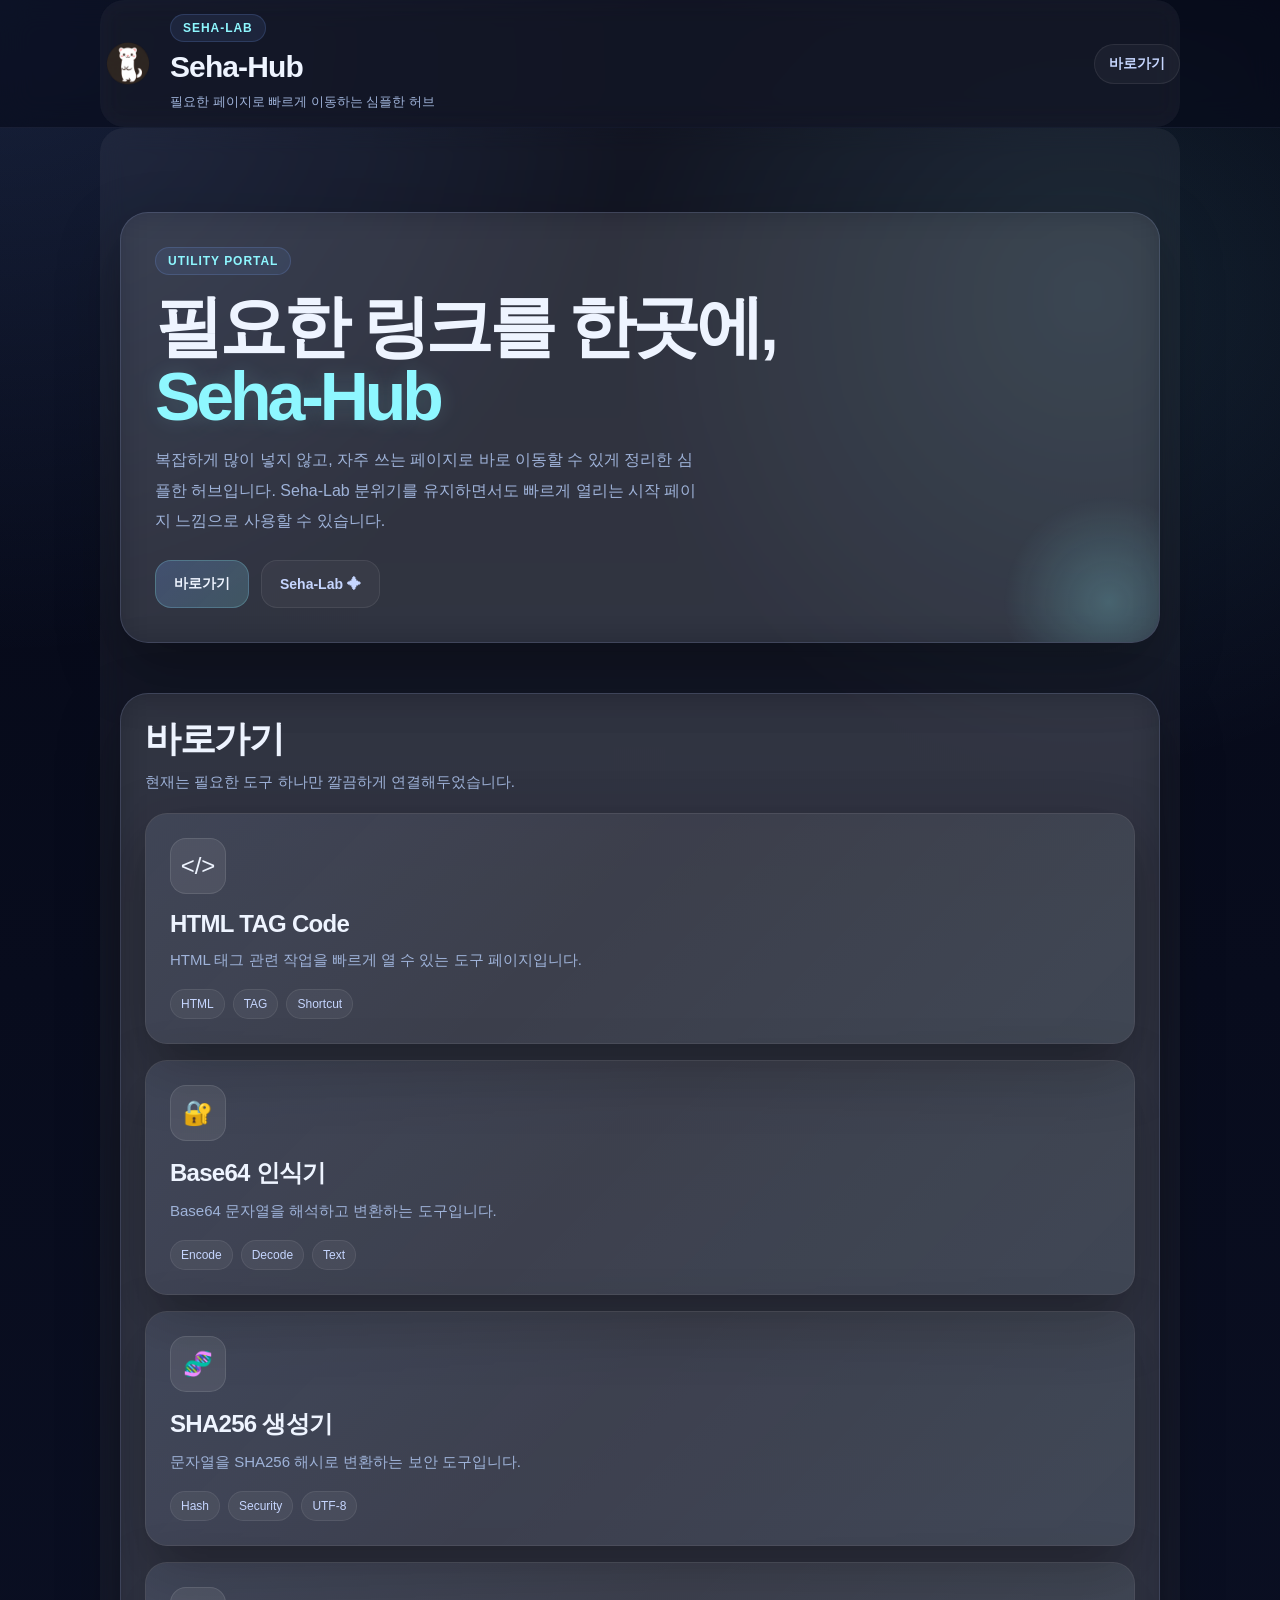
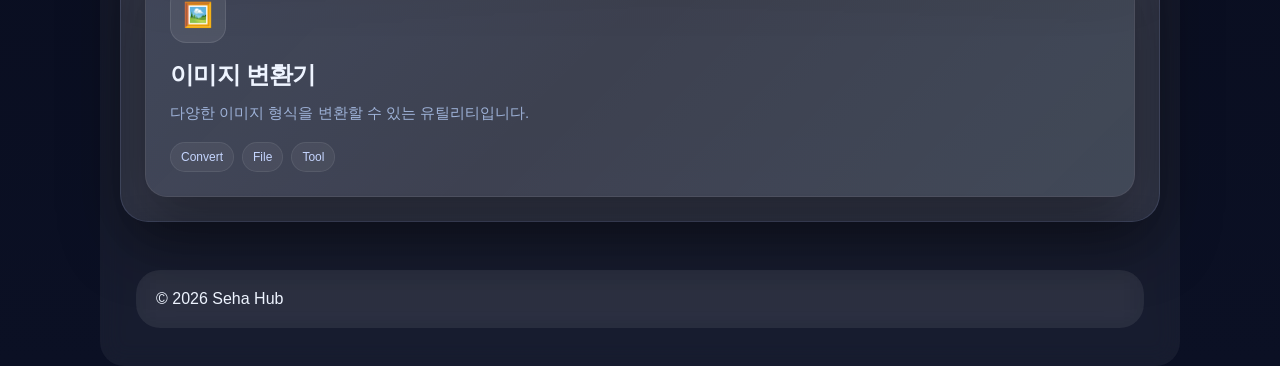
<file: index.html>
<!doctype html>
<html lang="ko">
  <head>
    <meta charset="UTF-8" />
    <meta name="viewport" content="width=device-width, initial-scale=1.0" />
    <title>Seha-Hub</title>
    <link href="../style.css" rel="stylesheet" />
    <meta name="robots" content="noindex, nofollow" />
    <link rel="icon" href="imgs/icon.ico" />

    <style>
      :root {
        --bg1: #050816;
        --bg2: #0b1024;
        --panel: rgba(255, 255, 255, 0.08);
        --line: rgba(173, 194, 255, 0.16);
        --text: #eef4ff;
        --muted: #9fb3d9;
        --accent: #79a7ff;
        --accent2: #8ef7ff;
        --accent3: #c6d6ff;
        --shadow: 0 24px 60px rgba(0, 0, 0, 0.34);
        --radius-xl: 28px;
        --radius-lg: 22px;
        --radius-md: 18px;
      }

      * {
        box-sizing: border-box;
      }

      html {
        scroll-behavior: smooth;
      }

      body {
        margin: 0;
        min-height: 100vh;
        font-family: "Pretendard", "Malgun Gothic", sans-serif;
        color: var(--text);
        background:
          radial-gradient(
            circle at top left,
            rgba(121, 167, 255, 0.16),
            transparent 28%
          ),
          radial-gradient(
            circle at 85% 15%,
            rgba(142, 247, 255, 0.1),
            transparent 24%
          ),
          linear-gradient(180deg, var(--bg1), var(--bg2));
        overflow-x: hidden;
      }

      body::before {
        content: "";
        position: fixed;
        inset: 0;
        pointer-events: none;
        background:
          linear-gradient(rgba(255, 255, 255, 0.025) 1px, transparent 1px),
          linear-gradient(
            90deg,
            rgba(255, 255, 255, 0.025) 1px,
            transparent 1px
          );
        background-size: 28px 28px;
        mask-image: radial-gradient(
          circle at center,
          black 35%,
          transparent 90%
        );
        opacity: 0.35;
      }

      a {
        color: inherit;
        text-decoration: none;
      }

      .wrap {
        width: min(1080px, calc(100% - 32px));
        margin: 0 auto;
      }

      .topbar {
        position: sticky;
        top: 0;
        z-index: 50;
        backdrop-filter: blur(16px);
        background: rgba(7, 11, 26, 0.62);
        border-bottom: 1px solid rgba(173, 194, 255, 0.08);
      }

      .topbar-inner {
        display: flex;
        align-items: center;
        justify-content: space-between;
        gap: 18px;
        padding: 14px 0;
      }

      .brand {
        display: flex;
        align-items: center;
        gap: 14px;
        min-width: 0;
      }

      .brand-logo {
        width: 56px;
        height: 56px;
        border-radius: 50%;
        object-fit: cover;
        background: transparent;
        border: none;
        box-shadow: none;
      }

      .brand-text {
        min-width: 0;
      }

      .eyebrow {
        display: inline-flex;
        align-items: center;
        gap: 8px;
        padding: 6px 12px;
        border-radius: 999px;
        background: rgba(121, 167, 255, 0.1);
        border: 1px solid rgba(121, 167, 255, 0.18);
        color: var(--accent2);
        font-size: 12px;
        font-weight: 700;
        letter-spacing: 0.08em;
        text-transform: uppercase;
      }

      .brand-title {
        margin: 8px 0 0;
        font-size: clamp(20px, 3vw, 30px);
        line-height: 1.1;
        letter-spacing: -0.03em;
      }

      .brand-sub {
        margin: 8px 0 0;
        color: var(--muted);
        font-size: 13px;
        line-height: 1.7;
      }

      .nav {
        display: flex;
        gap: 10px;
        flex-wrap: wrap;
        justify-content: flex-end;
      }

      .nav a {
        padding: 10px 14px;
        border-radius: 999px;
        background: rgba(255, 255, 255, 0.04);
        border: 1px solid rgba(255, 255, 255, 0.08);
        color: var(--accent3);
        font-size: 14px;
        font-weight: 600;
      }

      .hero {
        padding: 64px 0 28px;
      }

      .hero-card,
      .glass {
        background: var(--panel);
        border: 1px solid var(--line);
        border-radius: var(--radius-xl);
        box-shadow: var(--shadow);
        backdrop-filter: blur(16px);
      }

      .hero-card {
        padding: 34px;
        position: relative;
        overflow: hidden;
      }

      .hero-card::after {
        content: "";
        position: absolute;
        inset: auto -60px -70px auto;
        width: 220px;
        height: 220px;
        border-radius: 50%;
        background: radial-gradient(
          circle,
          rgba(142, 247, 255, 0.22),
          transparent 68%
        );
      }

      .hero-title {
        margin: 16px 0 14px;
        font-size: clamp(34px, 6vw, 68px);
        line-height: 1.03;
        letter-spacing: -0.06em;
      }

      .hero-title .accent {
        color: var(--accent2);
        text-shadow: 0 0 24px rgba(142, 247, 255, 0.16);
      }

      .hero-desc {
        max-width: 62ch;
        margin: 0;
        color: var(--muted);
        font-size: 16px;
        line-height: 1.9;
      }

      .hero-actions {
        display: flex;
        gap: 12px;
        flex-wrap: wrap;
        margin-top: 24px;
      }

      .btn {
        display: inline-flex;
        align-items: center;
        justify-content: center;
        gap: 8px;
        padding: 14px 18px;
        border-radius: 16px;
        font-weight: 700;
        font-size: 14px;
        transition:
          transform 0.18s ease,
          border-color 0.18s ease,
          background 0.18s ease;
      }

      .btn:hover,
      .quick-card:hover {
        transform: translateY(-3px);
      }

      .btn-primary {
        background: linear-gradient(
          135deg,
          rgba(121, 167, 255, 0.24),
          rgba(142, 247, 255, 0.18)
        );
        border: 1px solid rgba(142, 247, 255, 0.22);
      }

      .btn-secondary {
        background: rgba(255, 255, 255, 0.04);
        border: 1px solid rgba(255, 255, 255, 0.08);
        color: var(--accent3);
      }

      .section {
        padding: 22px 0 48px;
      }

      .section-head {
        margin-bottom: 18px;
      }

      .section-title {
        margin: 0;
        font-size: clamp(24px, 3.5vw, 36px);
        line-height: 1.15;
        letter-spacing: -0.04em;
      }

      .section-desc {
        margin: 8px 0 0;
        color: var(--muted);
        line-height: 1.8;
        font-size: 15px;
      }

      .quick-wrap {
        padding: 24px;
      }

      .quick-grid {
        display: grid;
        grid-template-columns: 1fr;
        gap: 16px;
      }

      .quick-card {
        position: relative;
        display: block;
        padding: 24px;
        border-radius: var(--radius-lg);
        background: rgba(255, 255, 255, 0.06);
        border: 1px solid rgba(255, 255, 255, 0.08);
        box-shadow: var(--shadow);
        overflow: hidden;
        transition:
          transform 0.18s ease,
          border-color 0.18s ease,
          background 0.18s ease;
      }

      .quick-card::before {
        content: "";
        position: absolute;
        inset: 0;
        background: linear-gradient(
          135deg,
          rgba(121, 167, 255, 0.06),
          transparent 45%,
          rgba(142, 247, 255, 0.04)
        );
        pointer-events: none;
      }

      .icon-chip {
        width: 56px;
        height: 56px;
        border-radius: 16px;
        display: grid;
        place-items: center;
        font-size: 24px;
        background: rgba(255, 255, 255, 0.08);
        border: 1px solid rgba(255, 255, 255, 0.1);
        position: relative;
      }

      .quick-title {
        position: relative;
        margin: 16px 0 8px;
        font-size: 24px;
        font-weight: 800;
        letter-spacing: -0.03em;
      }

      .quick-desc {
        position: relative;
        margin: 0;
        color: var(--muted);
        font-size: 15px;
        line-height: 1.8;
      }

      .quick-meta {
        position: relative;
        display: flex;
        gap: 8px;
        flex-wrap: wrap;
        margin-top: 16px;
      }

      .pill {
        padding: 7px 10px;
        border-radius: 999px;
        font-size: 12px;
        color: var(--accent3);
        background: rgba(255, 255, 255, 0.05);
        border: 1px solid rgba(255, 255, 255, 0.08);
      }

      .footer {
        padding: 0 0 48px;
      }

      .footer-card {
        padding: 22px;
        border-radius: 24px;
        background: rgba(255, 255, 255, 0.06);
        border: 1px solid rgba(255, 255, 255, 0.08);
        display: flex;
        justify-content: space-between;
        align-items: center;
        gap: 16px;
      }

      .footer-title {
        margin: 0;
        font-size: 18px;
      }

      .footer-desc {
        margin: 8px 0 0;
        color: var(--muted);
        line-height: 1.8;
        font-size: 14px;
      }

      .footer-badge {
        white-space: nowrap;
        padding: 10px 14px;
        border-radius: 999px;
        background: rgba(121, 167, 255, 0.1);
        border: 1px solid rgba(121, 167, 255, 0.18);
        color: var(--accent2);
        font-weight: 700;
        font-size: 13px;
      }

      @media (max-width: 720px) {
        .topbar-inner,
        .footer-card {
          flex-direction: column;
          align-items: stretch;
        }

        .nav {
          justify-content: flex-start;
        }

        .hero {
          padding-top: 32px;
        }

        .hero-card,
        .quick-wrap,
        .quick-card,
        .footer-card {
          padding: 18px;
        }

        .brand-logo {
          width: 48px;
          height: 48px;
        }

        .hero-title {
          font-size: clamp(30px, 10vw, 52px);
        }
      }
    </style>
  </head>

  <body>
    <header class="topbar">
      <div class="wrap topbar-inner">
        <div class="brand">
          <img class="brand-logo" src="imgs/icon.ico" alt="Seha-Hub 아이콘" />
          <div class="brand-text">
            <div class="eyebrow">Seha-Lab</div>
            <h1 class="brand-title">Seha-Hub</h1>
            <p class="brand-sub">필요한 페이지로 빠르게 이동하는 심플한 허브</p>
          </div>
        </div>

        <nav class="nav">
          <a href="#quick">바로가기</a>
        </nav>
      </div>
    </header>

    <main class="wrap">
      <section class="hero">
        <article class="hero-card">
          <div class="eyebrow">Utility Portal</div>
          <h2 class="hero-title">
            필요한 링크를 한곳에,<br />
            <span class="accent">Seha-Hub</span>
          </h2>
          <p class="hero-desc">
            복잡하게 많이 넣지 않고, 자주 쓰는 페이지로 바로 이동할 수 있게
            정리한 심플한 허브입니다. Seha-Lab 분위기를 유지하면서도 빠르게
            열리는 시작 페이지 느낌으로 사용할 수 있습니다.
          </p>

          <div class="hero-actions">
            <a class="btn btn-primary" href="#quick">바로가기</a>
            <a class="btn btn-secondary" href="https://seha-lab.github.io/">
              Seha-Lab ✦
            </a>
          </div>
        </article>
      </section>

      <section class="section" id="quick">
        <div class="glass quick-wrap">
          <div class="section-head">
            <h3 class="section-title">바로가기</h3>
            <p class="section-desc">
              현재는 필요한 도구 하나만 깔끔하게 연결해두었습니다.
            </p>
          </div>

          <div class="quick-grid">
            <a class="quick-card" href="HTML-TAG-code/HTML-TAG-code.html">
              <div class="icon-chip">&lt;/&gt;</div>
              <div class="quick-title">HTML TAG Code</div>
              <p class="quick-desc">
                HTML 태그 관련 작업을 빠르게 열 수 있는 도구 페이지입니다.
              </p>
              <div class="quick-meta">
                <span class="pill">HTML</span>
                <span class="pill">TAG</span>
                <span class="pill">Shortcut</span>
              </div>
            </a>

            <a class="quick-card" href="base64_SHA256/base64인식기.html">
              <div class="icon-chip">🔐</div>
              <div class="quick-title">Base64 인식기</div>
              <p class="quick-desc">
                Base64 문자열을 해석하고 변환하는 도구입니다.
              </p>
              <div class="quick-meta">
                <span class="pill">Encode</span>
                <span class="pill">Decode</span>
                <span class="pill">Text</span>
              </div>
            </a>

            <a class="quick-card" href="base64_SHA256/해시256_UTF-8.html">
              <div class="icon-chip">🧬</div>
              <div class="quick-title">SHA256 생성기</div>
              <p class="quick-desc">
                문자열을 SHA256 해시로 변환하는 보안 도구입니다.
              </p>
              <div class="quick-meta">
                <span class="pill">Hash</span>
                <span class="pill">Security</span>
                <span class="pill">UTF-8</span>
              </div>
            </a>

            <a class="quick-card" href="FILE-CONVERTER/IMG-Converter.html">
              <div class="icon-chip">🖼️</div>
              <div class="quick-title">이미지 변환기</div>
              <p class="quick-desc">
                다양한 이미지 형식을 변환할 수 있는 유틸리티입니다.
              </p>
              <div class="quick-meta">
                <span class="pill">Convert</span>
                <span class="pill">File</span>
                <span class="pill">Tool</span>
              </div>
            </a>
          </div>
        </div>
      </section>

      <footer>
        <div class="wrap">© 2026 Seha Hub</div>
      </br>
      </footer>
    </main>
  </body>
</html>
</file>
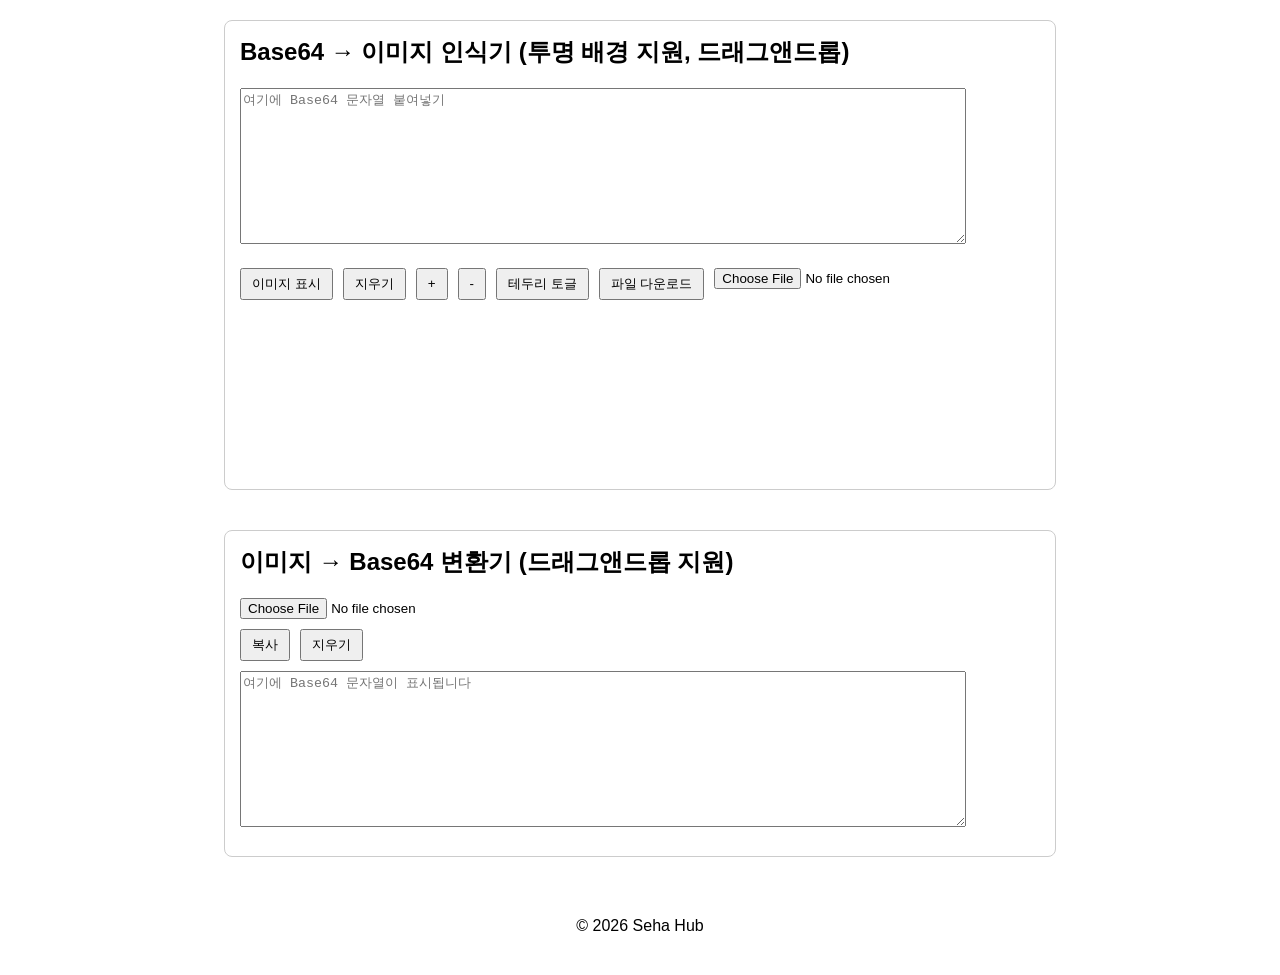
<file: base64_SHA256/base64인식기.html>
<!doctype html>
<html lang="ko">
  <head>
    <meta charset="UTF-8" />
    <meta name="viewport" content="width=device-width, initial-scale=1.0" />
    <title>Seha-Hub-Base64 Decoder/Incoder</title>
    <link rel="icon" href="../imgs/icon.ico" />
    <meta name="robots" content="noindex, nofollow" />
    <link href="../style.css" rel="stylesheet" />
    <style>
      body {
        margin: 0;
        font-family: Arial, sans-serif;
        display: flex;
        flex-direction: column;
        align-items: center;
        padding: 20px;
      }
      textarea {
        width: 90%;
        height: 150px;
        margin-bottom: 10px;
      }
      canvas {
        max-width: 90%;
        max-height: 50vh;
        margin-top: 10px;
        transition: transform 0.2s ease;
        background: transparent;
      }
      button {
        padding: 5px 10px;
        cursor: pointer;
        margin-right: 5px;
      }
      .buttonRow {
        margin-top: 10px;
        margin-bottom: 10px;
        display: flex;
        flex-wrap: wrap;
        gap: 5px;
      }
      section {
        width: 100%;
        max-width: 800px;
        margin-bottom: 40px;
        border: 1px solid #ccc;
        padding: 15px;
        border-radius: 8px;
      }
      section.dragover {
        border: 2px dashed #007bff;
        background: #f0f8ff;
      }
      h2 {
        margin-top: 0;
      }
    </style>
  </head>
  <body>
    <section id="dropBase64">
      <h2>Base64 → 이미지 인식기 (투명 배경 지원, 드래그앤드롭)</h2>
      <textarea
        id="base64Input"
        placeholder="여기에 Base64 문자열 붙여넣기"
      ></textarea>
      <div class="buttonRow">
        <button id="showBtn">이미지 표시</button>
        <button id="clearBtn">지우기</button>
        <button id="zoomInBtn">+</button>
        <button id="zoomOutBtn">-</button>
        <button id="toggleBorderBtn">테두리 토글</button>
        <button id="downloadBtn">파일 다운로드</button>
        <input type="file" id="fileInput" accept=".txt" />
      </div>
      <canvas id="displayCanvas"></canvas>
    </section>

    <section id="dropImage">
      <h2>이미지 → Base64 변환기 (드래그앤드롭 지원)</h2>
      <input type="file" id="imgFileInput" accept="image/*" />
      <div class="buttonRow">
        <button id="downloadBase64Btn">복사</button>
        <button id="clearBase64Btn">지우기</button>
      </div>
      <textarea
        id="base64Output"
        placeholder="여기에 Base64 문자열이 표시됩니다"
      ></textarea>
    </section>

    <script>
      const base64Input = document.getElementById("base64Input");
      const displayCanvas = document.getElementById("displayCanvas");
      const ctx = displayCanvas.getContext("2d");
      let scale = 1;
      let borderVisible = false;

      // Base64 → Canvas 이미지 표시
      function drawBase64Image(base64) {
        if (!base64) return;
        const img = new Image();
        img.onload = () => {
          displayCanvas.width = img.width;
          displayCanvas.height = img.height;

          ctx.clearRect(0, 0, displayCanvas.width, displayCanvas.height);
          ctx.save();
          ctx.scale(scale, scale);
          ctx.drawImage(img, 0, 0);
          ctx.restore();

          displayCanvas.style.border = borderVisible
            ? "1px solid #000"
            : "none";
        };
        img.src = base64.startsWith("data:")
          ? base64
          : "data:image/png;base64," + base64;
      }

      // 버튼 이벤트
      document.getElementById("showBtn").addEventListener("click", () => {
        const base64 = base64Input.value.trim();
        if (base64) drawBase64Image(base64);
        else alert("Base64 문자열을 입력해주세요.");
      });

      document.getElementById("zoomInBtn").addEventListener("click", () => {
        scale += 0.1;
        drawBase64Image(base64Input.value.trim());
      });

      document.getElementById("zoomOutBtn").addEventListener("click", () => {
        scale = Math.max(0.1, scale - 0.1);
        drawBase64Image(base64Input.value.trim());
      });

      document
        .getElementById("toggleBorderBtn")
        .addEventListener("click", () => {
          borderVisible = !borderVisible;
          drawBase64Image(base64Input.value.trim());
        });

      document.getElementById("clearBtn").addEventListener("click", () => {
        base64Input.value = "";
        ctx.clearRect(0, 0, displayCanvas.width, displayCanvas.height);
        displayCanvas.style.border = "none";
        scale = 1;
      });

      document.getElementById("downloadBtn").addEventListener("click", () => {
        const text = base64Input.value.trim();
        if (!text) {
          alert("Base64가 없습니다");
          return;
        }
        downloadTextFile(text, "base64_image.txt");
      });

      document.getElementById("fileInput").addEventListener("change", (e) => {
        const file = e.target.files[0];
        if (!file) return;
        const reader = new FileReader();
        reader.onload = (evt) => {
          base64Input.value = evt.target.result.trim();
        };
        reader.readAsText(file);
      });

      // 이미지 → Base64 변환
      const imgFileInput = document.getElementById("imgFileInput");
      const base64Output = document.getElementById("base64Output");

      imgFileInput.addEventListener("change", (e) => {
        handleImageFile(e.target.files[0]);
      });

      document
        .getElementById("downloadBase64Btn")
        .addEventListener("click", () => {
          const text = base64Output.value.trim();
          if (!text) {
            alert("Base64가 없습니다");
            return;
          }
          navigator.clipboard.writeText(text);
        });

      document
        .getElementById("clearBase64Btn")
        .addEventListener("click", () => {
          base64Output.value = "";
          imgFileInput.value = "";
        });

      function handleImageFile(file) {
        if (!file) return;
        const reader = new FileReader();
        reader.onload = (evt) => {
          base64Output.value = evt.target.result.split(",")[1];
        };
        reader.readAsDataURL(file);
      }

      // 다운로드 함수
      function downloadTextFile(text, filename) {
        const blob = new Blob([text], { type: "text/plain" });
        const url = URL.createObjectURL(blob);
        const a = document.createElement("a");
        a.href = url;
        a.download = filename;
        document.body.appendChild(a);
        a.click();
        document.body.removeChild(a);
        URL.revokeObjectURL(url);
      }

      // ===== 드래그앤드롭 지원 =====
      function setupDragAndDrop(dropArea, onFile, onText) {
        dropArea.addEventListener("dragover", (e) => {
          e.preventDefault();
          dropArea.classList.add("dragover");
        });
        dropArea.addEventListener("dragleave", () =>
          dropArea.classList.remove("dragover"),
        );
        dropArea.addEventListener("drop", (e) => {
          e.preventDefault();
          dropArea.classList.remove("dragover");
          if (e.dataTransfer.files.length > 0) {
            onFile(e.dataTransfer.files[0]);
          } else {
            const text = e.dataTransfer.getData("text");
            if (text && onText) onText(text);
          }
        });
      }

      setupDragAndDrop(
        document.getElementById("dropBase64"),
        (file) => {
          const reader = new FileReader();
          reader.onload = (evt) => {
            base64Input.value = evt.target.result.trim();
          };
          reader.readAsText(file);
        },
        (text) => (base64Input.value = text),
      );

      setupDragAndDrop(
        document.getElementById("dropImage"),
        (file) => handleImageFile(file),
        null,
      );
    </script>
  </body>
  <footer>
    <div class="wrap">© 2026 Seha Hub</div>
  </footer>
</html>
</file>
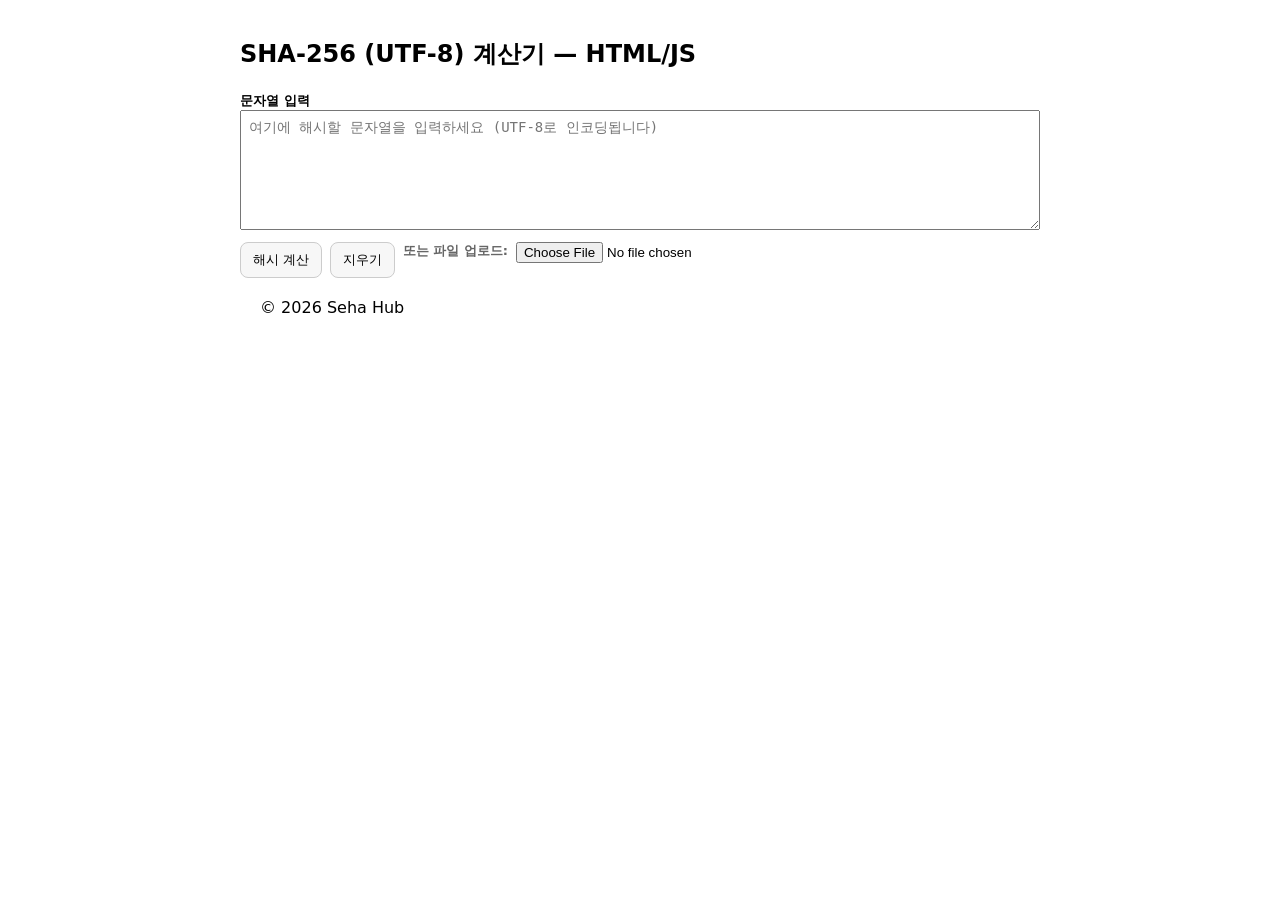
<file: base64_SHA256/해시256_UTF-8.html>
<!doctype html>
<html lang="ko">
  <head>
    <meta charset="utf-8" />
    <meta name="viewport" content="width=device-width,initial-scale=1" />
    <title>Seha-Hub-SHA256 UTF-8 Calculator</title>
    <link rel="icon" href="../imgs/icon.ico" />
    <meta name="robots" content="noindex, nofollow" />
    <link href="../style.css" rel="stylesheet" />
    <style>
      body {
        font-family:
          system-ui,
          -apple-system,
          "Segoe UI",
          Roboto,
          "Noto Sans KR",
          Arial;
        padding: 18px;
        max-width: 800px;
        margin: auto;
      }
      textarea {
        width: 100%;
        height: 120px;
        padding: 8px;
        font-size: 14px;
        box-sizing: border-box;
      }
      .row {
        display: flex;
        gap: 8px;
        margin-top: 8px;
        flex-wrap: wrap;
      }
      button {
        padding: 8px 12px;
        border-radius: 8px;
        border: 1px solid #ccc;
        background: #f7f7f7;
        cursor: pointer;
      }
      .out {
        margin-top: 12px;
        background: #fafafa;
        padding: 10px;
        border: 1px solid #eee;
        border-radius: 8px;
      }
      pre {
        white-space: pre-wrap;
        word-break: break-all;
        margin: 6px 0;
      }
      label {
        font-weight: 600;
        font-size: 13px;
      }
      .small {
        font-size: 13px;
        color: #666;
      }
      input[type="file"] {
        display: inline-block;
      }
    </style>
  </head>
  <body>
    <h2>SHA-256 (UTF-8) 계산기 — HTML/JS</h2>
    <label for="txt">문자열 입력</label>
    <textarea
      id="txt"
      placeholder="여기에 해시할 문자열을 입력하세요 (UTF-8로 인코딩됩니다)"
    ></textarea>

    <div class="row">
      <button id="btnHash">해시 계산</button>
      <button id="btnClear">지우기</button>
      <label class="small">또는 파일 업로드:</label>
      <input id="file" type="file" />
    </div>

    <div class="out" id="result" aria-live="polite" style="display: none">
      <div><label>HEX</label> <button data-copy="hex">복사</button></div>
      <pre id="hex"></pre>

      <div><label>Base64</label> <button data-copy="b64">복사</button></div>
      <pre id="b64"></pre>

      <div>
        <label>Bytes (Uint8Array)</label>
        <button data-copy="bytes">복사</button>
      </div>
      <pre id="bytes"></pre>
    </div>

    <script>
      /* 헬퍼: ArrayBuffer -> hex 문자열 */
      function bufferToHex(buffer) {
        const bytes = new Uint8Array(buffer);
        let s = "";
        for (let i = 0; i < bytes.length; i++) {
          s += bytes[i].toString(16).padStart(2, "0");
        }
        return s;
      }

      /* 헬퍼: ArrayBuffer -> base64 문자열 */
      function bufferToBase64(buffer) {
        const bytes = new Uint8Array(buffer);
        // 빠른 base64 변환: chunk -> String.fromCharCode -> btoa
        let binary = "";
        const chunk = 0x8000;
        for (let i = 0; i < bytes.length; i += chunk) {
          binary += String.fromCharCode.apply(
            null,
            bytes.subarray(i, i + chunk),
          );
        }
        return btoa(binary);
      }

      /* 문자열을 UTF-8로 인코딩 후 SHA-256 계산 */
      async function sha256Utf8FromString(text) {
        const enc = new TextEncoder(); // UTF-8 인코더
        const data = enc.encode(text);
        const digest = await crypto.subtle.digest("SHA-256", data);
        return digest; // ArrayBuffer
      }

      /* 파일의 SHA-256 계산 (File API + ArrayBuffer) */
      function sha256Utf8FromFile(file) {
        return new Promise((resolve, reject) => {
          const r = new FileReader();
          r.onload = async (e) => {
            try {
              // 파일은 바이트 그대로 해시 (텍스트 파일이라면 내부 인코딩 신경써야 함)
              const ab = e.target.result;
              const digest = await crypto.subtle.digest("SHA-256", ab);
              resolve(digest);
            } catch (err) {
              reject(err);
            }
          };
          r.onerror = () => reject(r.error);
          r.readAsArrayBuffer(file);
        });
      }

      /* UI 연결 */
      const btnHash = document.getElementById("btnHash");
      const btnClear = document.getElementById("btnClear");
      const txt = document.getElementById("txt");
      const fileInput = document.getElementById("file");
      const out = document.getElementById("result");
      const hexEl = document.getElementById("hex");
      const b64El = document.getElementById("b64");
      const bytesEl = document.getElementById("bytes");

      async function showDigestFromBuffer(buffer) {
        const hex = bufferToHex(buffer);
        const b64 = bufferToBase64(buffer);
        const bytes = Array.from(new Uint8Array(buffer)).join(", ");
        hexEl.textContent = hex;
        b64El.textContent = b64;
        bytesEl.textContent = "[" + bytes + "]";
        out.style.display = "block";
      }

      btnHash.addEventListener("click", async () => {
        try {
          const s = txt.value;
          const digest = await sha256Utf8FromString(s);
          await showDigestFromBuffer(digest);
        } catch (err) {
          alert("해시 실패: " + err);
        }
      });

      btnClear.addEventListener("click", () => {
        txt.value = "";
        out.style.display = "none";
        hexEl.textContent = b64El.textContent = bytesEl.textContent = "";
        fileInput.value = "";
      });

      /* 파일 업로드로 해시 계산 */
      fileInput.addEventListener("change", async (ev) => {
        const f = ev.target.files && ev.target.files[0];
        if (!f) return;
        try {
          const digest = await sha256Utf8FromFile(f);
          await showDigestFromBuffer(digest);
        } catch (err) {
          alert("파일 해시 실패: " + err);
        }
      });

      /* 복사 버튼들 (HEX / base64 / bytes) */
      document.addEventListener("click", (e) => {
        const t = e.target;
        if (!t.matches("button[data-copy]")) return;
        const what = t.getAttribute("data-copy");
        let text = "";
        if (what === "hex") text = hexEl.textContent;
        else if (what === "b64") text = b64El.textContent;
        else if (what === "bytes") text = bytesEl.textContent;
        if (!text) {
          alert("복사할 내용이 없습니다. 먼저 해시를 계산하세요.");
          return;
        }
        navigator.clipboard?.writeText(text).then(
          () => {
            t.textContent = "복사됨";
            setTimeout(() => (t.textContent = "복사"), 1200);
          },
          () => {
            // 실패 시 대체 (execCommand)
            const ta = document.createElement("textarea");
            ta.value = text;
            document.body.appendChild(ta);
            ta.select();
            try {
              document.execCommand("copy");
              alert("복사 완료");
            } catch (e) {
              alert("복사 실패");
            }
            ta.remove();
          },
        );
      });
    </script>
  </body>
  <footer>
    <div class="wrap">© 2026 Seha Hub</div>
  </footer>
</html>
</file>
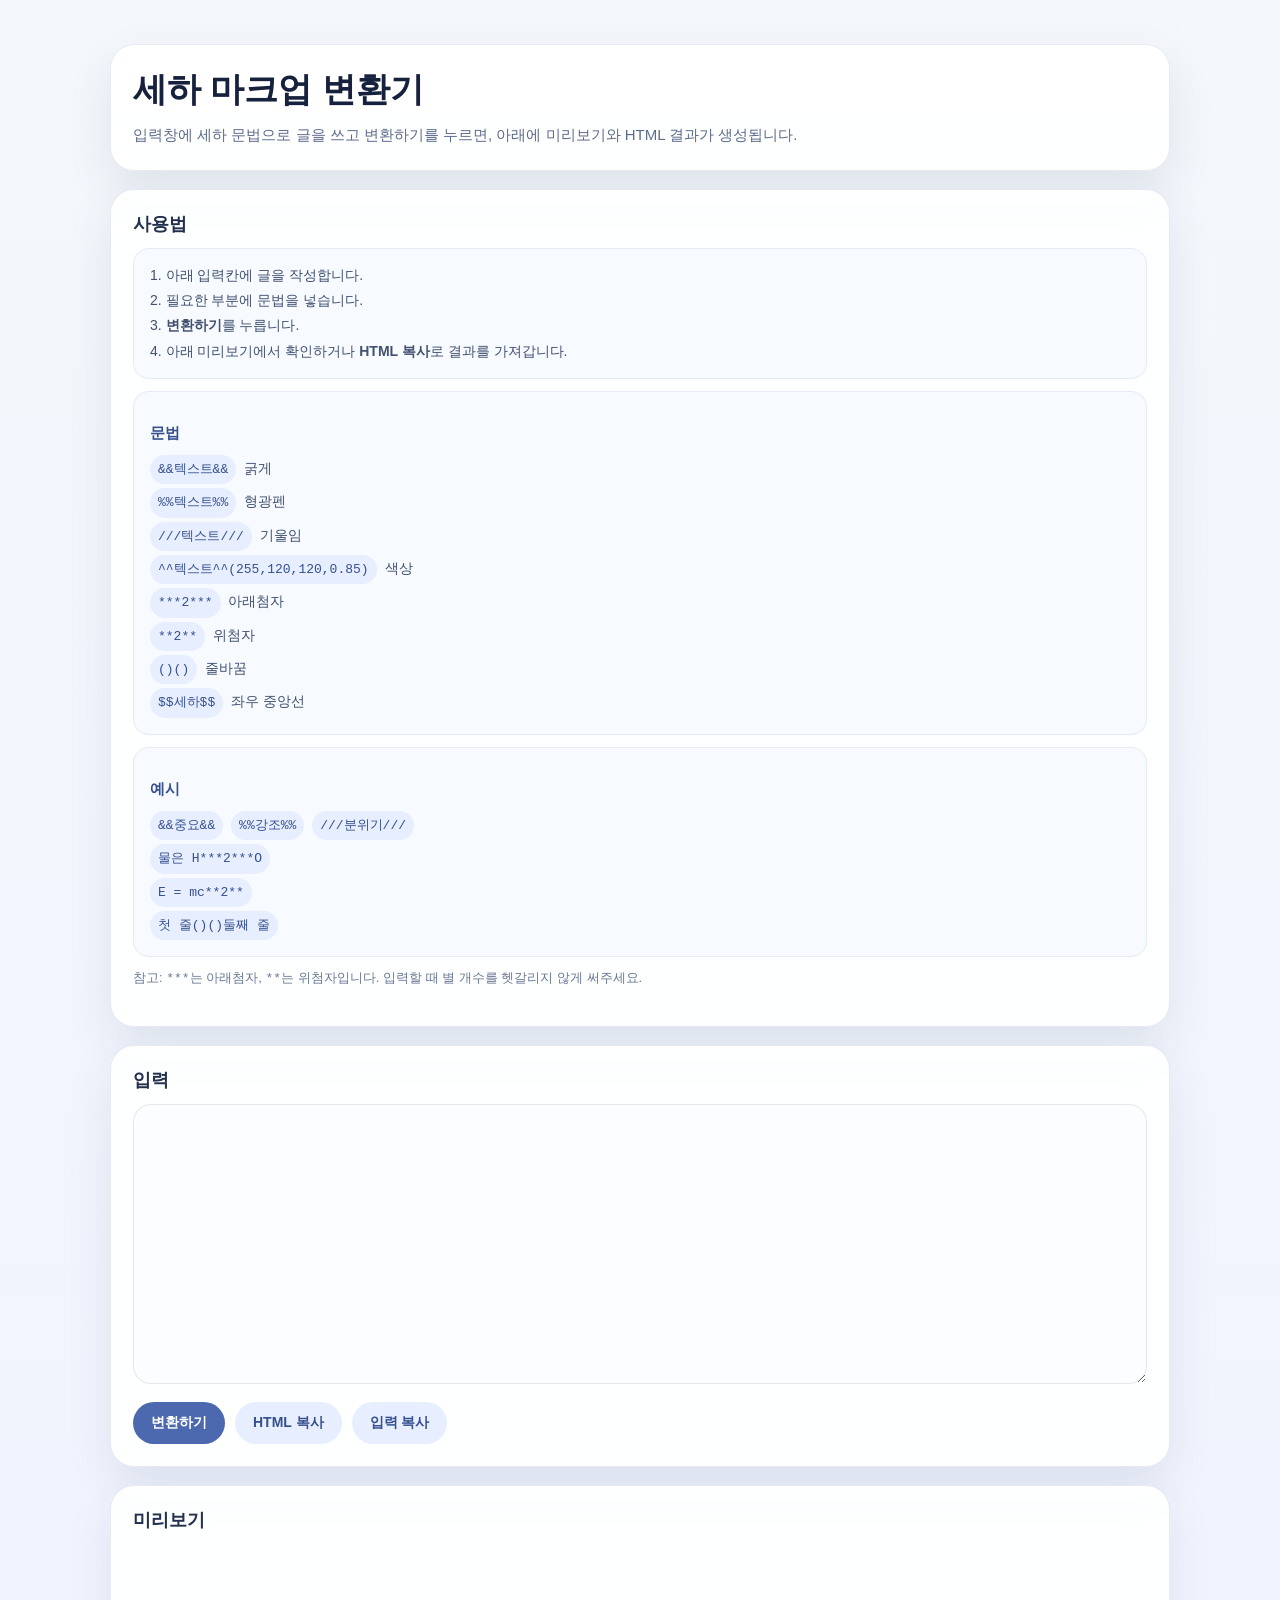
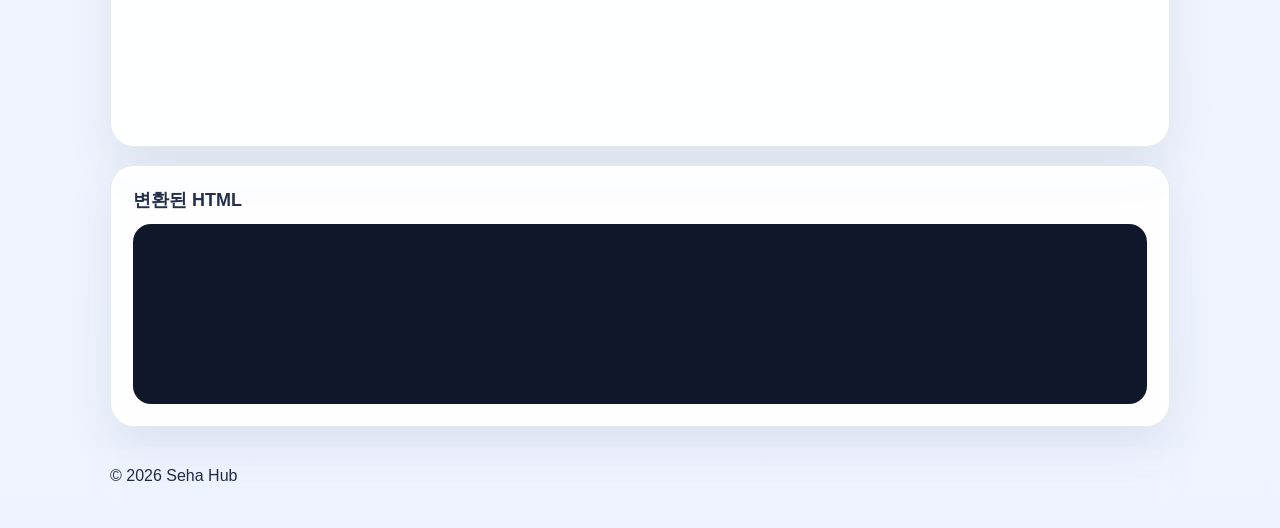
<file: HTML-TAG-code/HTML-TAG-code.html>
<!doctype html>
<html lang="ko">
  <head>
    <meta charset="UTF-8" />
    <meta name="viewport" content="width=device-width, initial-scale=1.0" />
    <link href="../style.css" rel="stylesheet" />
    <link rel="icon" href="../imgs/icon.ico" />
    <meta name="robots" content="noindex, nofollow" />
    <title>Seha-Hub-HTML TAG code</title>
    <style>
      * {
        box-sizing: border-box;
      }

      body {
        margin: 0;
        padding: 24px;
        font-family: "Pretendard", "Malgun Gothic", sans-serif;
        background: linear-gradient(180deg, #f4f7fb 0%, #eef3ff 100%);
        color: #1f2a44;
      }

      .wrap {
        width: min(1100px, 100%);
        margin: 0 auto;
        display: grid;
        gap: 18px;
      }

      .panel {
        background: rgba(255, 255, 255, 0.92);
        border: 1px solid rgba(120, 140, 180, 0.18);
        border-radius: 24px;
        padding: 22px;
        box-shadow: 0 18px 45px rgba(40, 60, 100, 0.1);
      }

      h1 {
        margin: 0 0 8px;
        font-size: clamp(24px, 4vw, 34px);
        color: #16213d;
      }

      h2 {
        margin: 0 0 12px;
        font-size: 18px;
        color: #22304d;
      }

      h3 {
        margin: 18px 0 10px;
        font-size: 15px;
        color: #35508f;
      }

      .desc {
        margin: 0;
        font-size: 15px;
        line-height: 1.8;
        color: #5d6b8a;
      }

      .guide {
        display: grid;
        gap: 12px;
      }

      .guide-box {
        padding: 14px 16px;
        border-radius: 16px;
        background: #f7faff;
        border: 1px solid rgba(120, 140, 180, 0.14);
      }

      .guide-box p {
        margin: 0;
        font-size: 14px;
        line-height: 1.8;
        color: #425170;
      }

      .guide-box code {
        display: inline-block;
        margin: 2px 4px 2px 0;
        padding: 3px 8px;
        border-radius: 999px;
        background: #e7eeff;
        color: #35508f;
        font-size: 13px;
        font-family: Consolas, "Courier New", monospace;
      }

      textarea {
        width: 100%;
        min-height: 280px;
        resize: vertical;
        border: 1px solid rgba(120, 140, 180, 0.2);
        border-radius: 18px;
        padding: 16px;
        font-size: 15px;
        line-height: 1.8;
        outline: none;
        background: #fcfdff;
        color: #22304d;
      }

      .btn-row {
        display: flex;
        gap: 10px;
        flex-wrap: wrap;
        margin-top: 14px;
      }

      button {
        border: 0;
        border-radius: 999px;
        padding: 12px 18px;
        background: #4c69b0;
        color: #fff;
        font-size: 14px;
        font-weight: 700;
        cursor: pointer;
      }

      button.sub {
        background: #e7eeff;
        color: #35508f;
      }

      .preview {
        min-height: 180px;
        font-size: 17px;
        line-height: 2;
        color: #33415f;
        word-break: keep-all;
        overflow-wrap: break-word;
      }

      .preview b {
        color: #182544;
      }

      .preview mark {
        background: linear-gradient(transparent 35%, #fff2a8 35%);
        padding: 0 6px;
        border-radius: 8px;
        color: #1f2a44;
        font-weight: 700;
      }

      .code {
        min-height: 180px;
        padding: 16px;
        border-radius: 18px;
        background: #0f172a;
        color: #dbe7ff;
        font-size: 14px;
        line-height: 1.8;
        white-space: pre-wrap;
        word-break: break-all;
      }

      .notice {
        margin-top: 10px;
        font-size: 13px;
        line-height: 1.7;
        color: #6a7896;
      }

      @media (max-width: 640px) {
        body {
          padding: 14px;
        }

        .panel {
          padding: 16px;
          border-radius: 18px;
        }

        textarea {
          min-height: 220px;
        }

        .preview {
          font-size: 16px;
          line-height: 1.9;
        }
      }
    </style>
  </head>
  <body>
    <div class="wrap">
      <section class="panel">
        <h1>세하 마크업 변환기</h1>
        <p class="desc">
          입력창에 세하 문법으로 글을 쓰고 변환하기를 누르면, 아래에 미리보기와
          HTML 결과가 생성됩니다.
        </p>
      </section>

      <section class="panel">
        <h2>사용법</h2>

        <div class="guide">
          <div class="guide-box">
            <p>
              1. 아래 입력칸에 글을 작성합니다.<br />
              2. 필요한 부분에 문법을 넣습니다.<br />
              3. <b>변환하기</b>를 누릅니다.<br />
              4. 아래 미리보기에서 확인하거나 <b>HTML 복사</b>로 결과를
              가져갑니다.
            </p>
          </div>

          <div class="guide-box">
            <h3>문법</h3>
            <p>
              <code>&&텍스트&&</code> 굵게<br />
              <code>%%텍스트%%</code> 형광펜<br />
              <code>///텍스트///</code> 기울임<br />
              <code>^^텍스트^^(255,120,120,0.85)</code> 색상<br />
              <code>***2***</code> 아래첨자<br />
              <code>**2**</code> 위첨자<br />
              <code>()()</code> 줄바꿈<br />
              <code>$$세하$$</code> 좌우 중앙선
            </p>
          </div>

          <div class="guide-box">
            <h3>예시</h3>
            <p>
              <code>&&중요&&</code>
              <code>%%강조%%</code>
              <code>///분위기///</code><br />
              <code>물은 H***2***O</code><br />
              <code>E = mc**2**</code><br />
              <code>첫 줄()()둘째 줄</code>
            </p>
          </div>
        </div>

        <p class="notice">
          참고: <code>***</code>는 아래첨자, <code>**</code>는 위첨자입니다.
          입력할 때 별 개수를 헷갈리지 않게 써주세요.
        </p>
      </section>

      <section class="panel">
        <h2>입력</h2>
        <textarea id="input"></textarea>

        <div class="btn-row">
          <button onclick="convertText()">변환하기</button>
          <button class="sub" onclick="copyHtml()">HTML 복사</button>
          <button class="sub" onclick="copyPreviewText()">입력 복사</button>
        </div>
      </section>

      <section class="panel">
        <h2>미리보기</h2>
        <div id="preview" class="preview"></div>
      </section>

      <section class="panel">
        <h2>변환된 HTML</h2>
        <div id="output" class="code"></div>
      </section>
    </div>

    <script>
      const sampleText = ``;

      function convertMarkup(text) {
        let result = text;

        result = result.replace(/\$\$(.+?)\$\$/gs, (_, content) => {
          return (
            '<span style="display:inline-flex;align-items:center;">' +
            '<span style="width:12px;height:1px;background:currentColor;margin-right:6px;"></span>' +
            content +
            '<span style="width:12px;height:1px;background:currentColor;margin-left:6px;"></span>' +
            "</span>"
          );
        });

        result = result.replace(/\*\*\*(.+?)\*\*\*/gs, "<sub>$1</sub>");
        result = result.replace(/\*\*(.+?)\*\*/gs, "<sup>$1</sup>");
        result = result.replace(/&&(.+?)&&/gs, "<b>$1</b>");
        result = result.replace(/%%(.+?)%%/gs, "<mark>$1</mark>");
        result = result.replace(/\/\/\/(.+?)\/\/\//gs, "<i>$1</i>");

        result = result.replace(
          /\^\^(.+?)\^\^\((.*?)\)/gs,
          (_, content, color) => {
            return `<span style="color: rgba(${color})">${content}</span>`;
          },
        );

        result = result.replaceAll("()()", "<br>");

        return result;
      }

      function convertText() {
        const input = document.getElementById("input").value;
        const html = convertMarkup(input);

        document.getElementById("preview").innerHTML = html;
        document.getElementById("output").textContent = html;
      }

      async function copyHtml() {
        const html = document.getElementById("output").textContent;
        if (!html) return;
        await navigator.clipboard.writeText(html);
        alert("변환된 HTML을 복사했습니다.");
      }

      async function copyPreviewText() {
        const input = document.getElementById("input").value;
        await navigator.clipboard.writeText(input);
        alert("입력 텍스트를 복사했습니다.");
      }

      function resetSample() {
        document.getElementById("input").value = sampleText;
        convertText();
      }

      resetSample();
    </script>
  </body>
  <footer>
    <div class="wrap">© 2026 Seha Hub</div>
  </footer>
</html>
</file>
<file: style.css>
.wrap {
  position: relative;
  z-index: 1;
  width: min(1120px, calc(100% - 32px));
  margin: 0 auto;

  /* 👇 추가 */
  padding: 20px;
  border-radius: 24px;
  background: rgba(255, 255, 255, 0.05);
  backdrop-filter: blur(12px);
}
</file>
